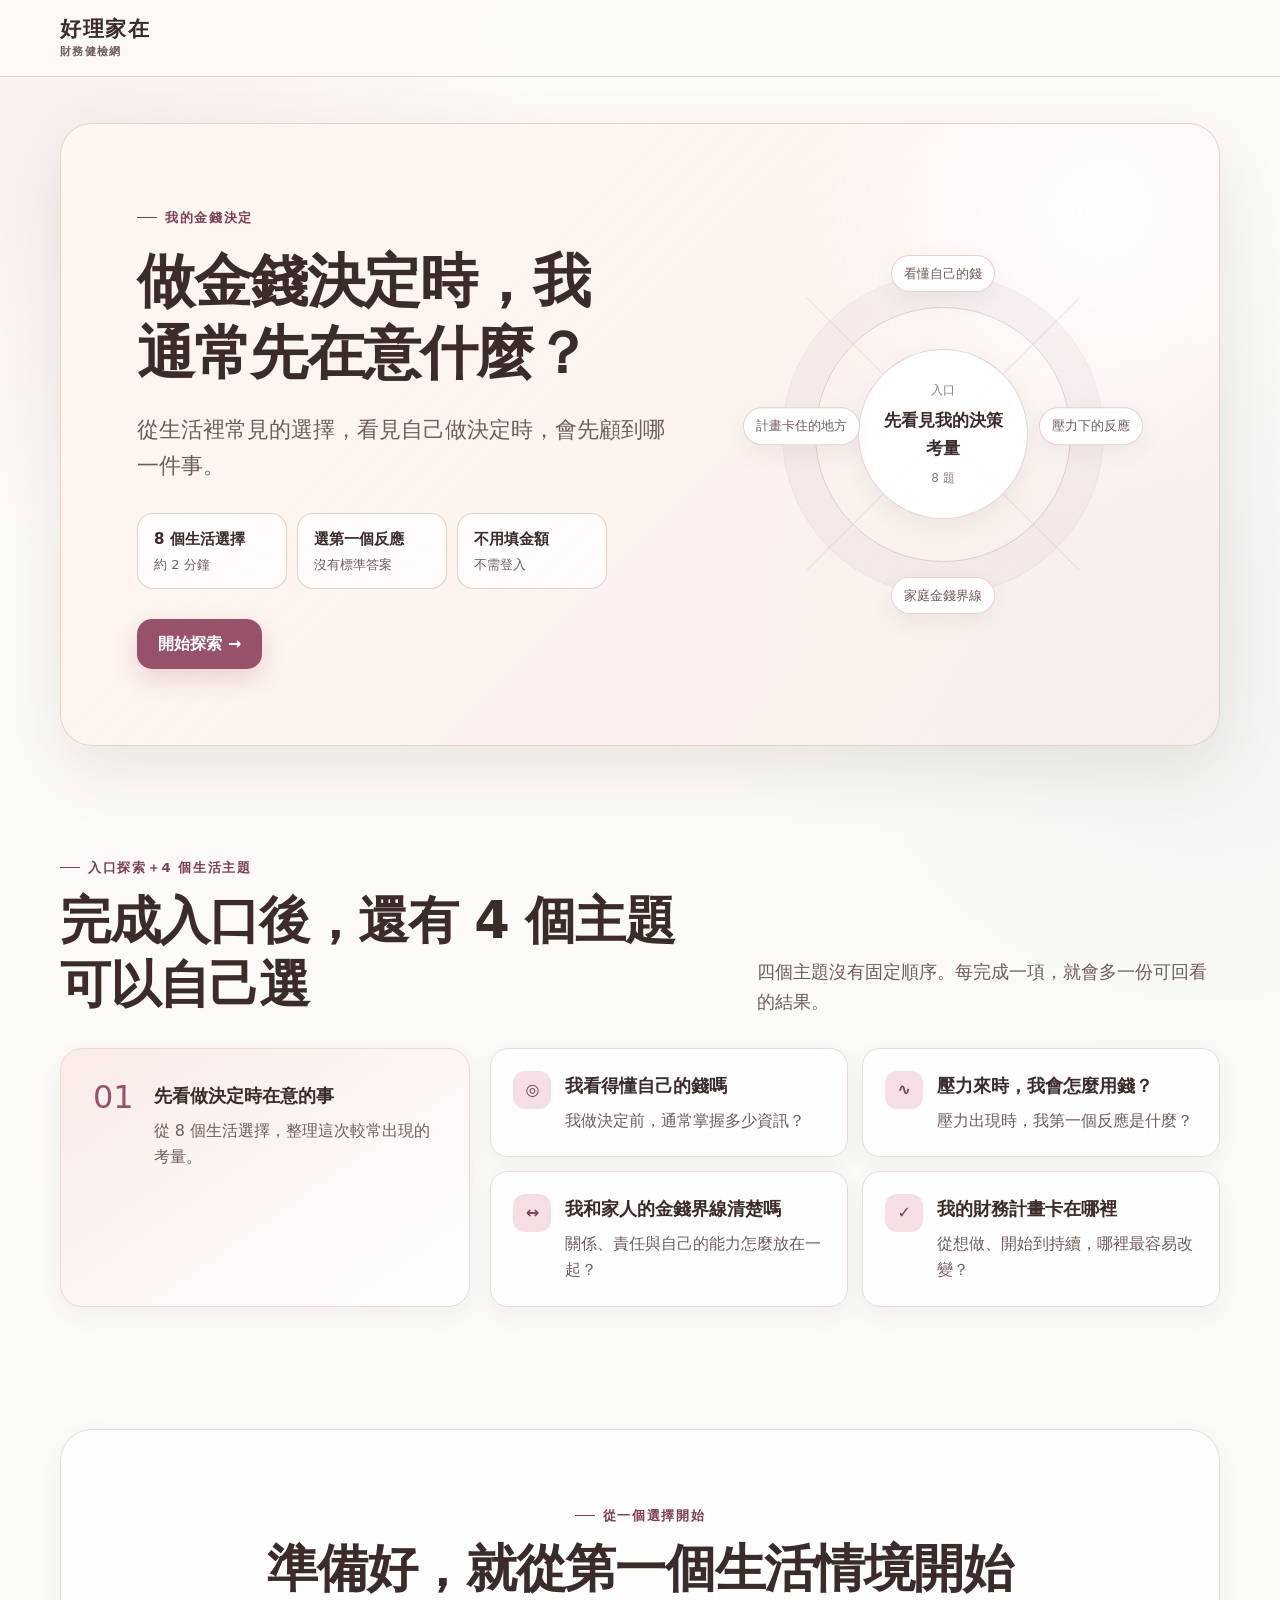
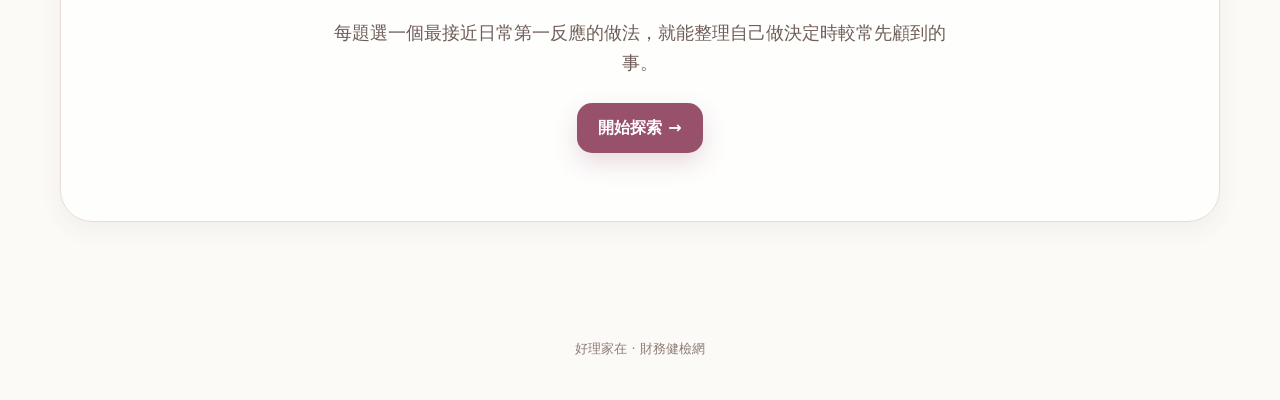
<file: index.html>
<!doctype html>
<html lang="zh-Hant-TW">
<head>
  <meta charset="utf-8">
  <meta name="viewport" content="width=device-width, initial-scale=1">
  <meta name="robots" content="noindex,nofollow,noarchive">
  <title>做金錢決定時，我通常先在意什麼？｜好理家在</title>
  <meta name="description" content="用 8 個生活選擇，看見自己做金錢決定時通常先在意什麼，再依需要選擇延伸探索。">
  <link rel="icon" href="./assets/favicon.svg" type="image/svg+xml">
  <link rel="stylesheet" href="./styles.css?v=20260923-v11-7">
  <script type="module" src="./app.mjs?v=20260923-v11-7"></script>
</head>
<body data-page="landing">
  <a class="skip-link" href="#main">跳到主要內容</a>
  <header class="site-header">
    <div class="site-header-inner">
      <a class="wordmark" href="./index.html" aria-label="好理家在，返回檢測說明">好理家在<span>財務健檢網</span></a>
    </div>
  </header>

  <main id="main" class="shell landing-shell">
    <section class="hero landing-hero" aria-labelledby="landing-title">
      <div class="hero-copy">
        <span class="eyebrow">我的金錢決定</span>
        <h1 id="landing-title">做金錢決定時，我通常先在意什麼？</h1>
        <p class="lead">從生活裡常見的選擇，看見自己做決定時，會先顧到哪一件事。</p>
        <ul class="fact-row" aria-label="入口檢測資訊">
          <li><strong>8 個生活選擇</strong><span>約 2 分鐘</span></li>
          <li><strong>選第一個反應</strong><span>沒有標準答案</span></li>
          <li><strong>不用填金額</strong><span>不需登入</span></li>
        </ul>
        <div class="cta-row">
          <a id="start-link" class="button button-primary" href="./assessment.html?assessment=entry">開始探索 <span aria-hidden="true">→</span></a>
        </div>
      </div>

      <div class="decision-compass" aria-label="從一個入口開始，再依需要選擇四個主題">
        <div class="compass-center">
          <span>入口</span>
          <strong>先看見我的決策考量</strong>
          <small>8 題</small>
        </div>
        <div class="compass-ring" aria-hidden="true"></div>
        <span class="compass-point point-one">看懂自己的錢</span>
        <span class="compass-point point-two">壓力下的反應</span>
        <span class="compass-point point-three">家庭金錢界線</span>
        <span class="compass-point point-four">計畫卡住的地方</span>
      </div>
    </section>

    <section class="explore-section" aria-labelledby="explore-title">
      <div class="section-intro">
        <div>
          <span class="eyebrow">入口探索＋4 個生活主題</span>
          <h2 id="explore-title">完成入口後，還有 4 個主題可以自己選</h2>
        </div>
        <p>四個主題沒有固定順序。每完成一項，就會多一份可回看的結果。</p>
      </div>

      <div class="journey-map">
        <article class="journey-entry">
          <span class="journey-number">01</span>
          <div><strong>先看做決定時在意的事</strong><p>從 8 個生活選擇，整理這次較常出現的考量。</p></div>
        </article>
        <div class="journey-branches" aria-label="可選的四個延伸主題">
          <article><span aria-hidden="true">◎</span><div><strong>我看得懂自己的錢嗎</strong><p>我做決定前，通常掌握多少資訊？</p></div></article>
          <article><span aria-hidden="true">∿</span><div><strong>壓力來時，我會怎麼用錢？</strong><p>壓力出現時，我第一個反應是什麼？</p></div></article>
          <article><span aria-hidden="true">↔</span><div><strong>我和家人的金錢界線清楚嗎</strong><p>關係、責任與自己的能力怎麼放在一起？</p></div></article>
          <article><span aria-hidden="true">✓</span><div><strong>我的財務計畫卡在哪裡</strong><p>從想做、開始到持續，哪裡最容易改變？</p></div></article>
        </div>
      </div>
    </section>

    <section class="landing-close" aria-labelledby="close-title">
      <span class="eyebrow">從一個選擇開始</span>
      <h2 id="close-title">準備好，就從第一個生活情境開始</h2>
      <p>每題選一個最接近日常第一反應的做法，就能整理自己做決定時較常先顧到的事。</p>
      <a class="button button-primary" href="./assessment.html?assessment=entry">開始探索 <span aria-hidden="true">→</span></a>
    </section>
  </main>
  <footer class="site-footer">好理家在 · 財務健檢網</footer>
</body>
</html>
</file>
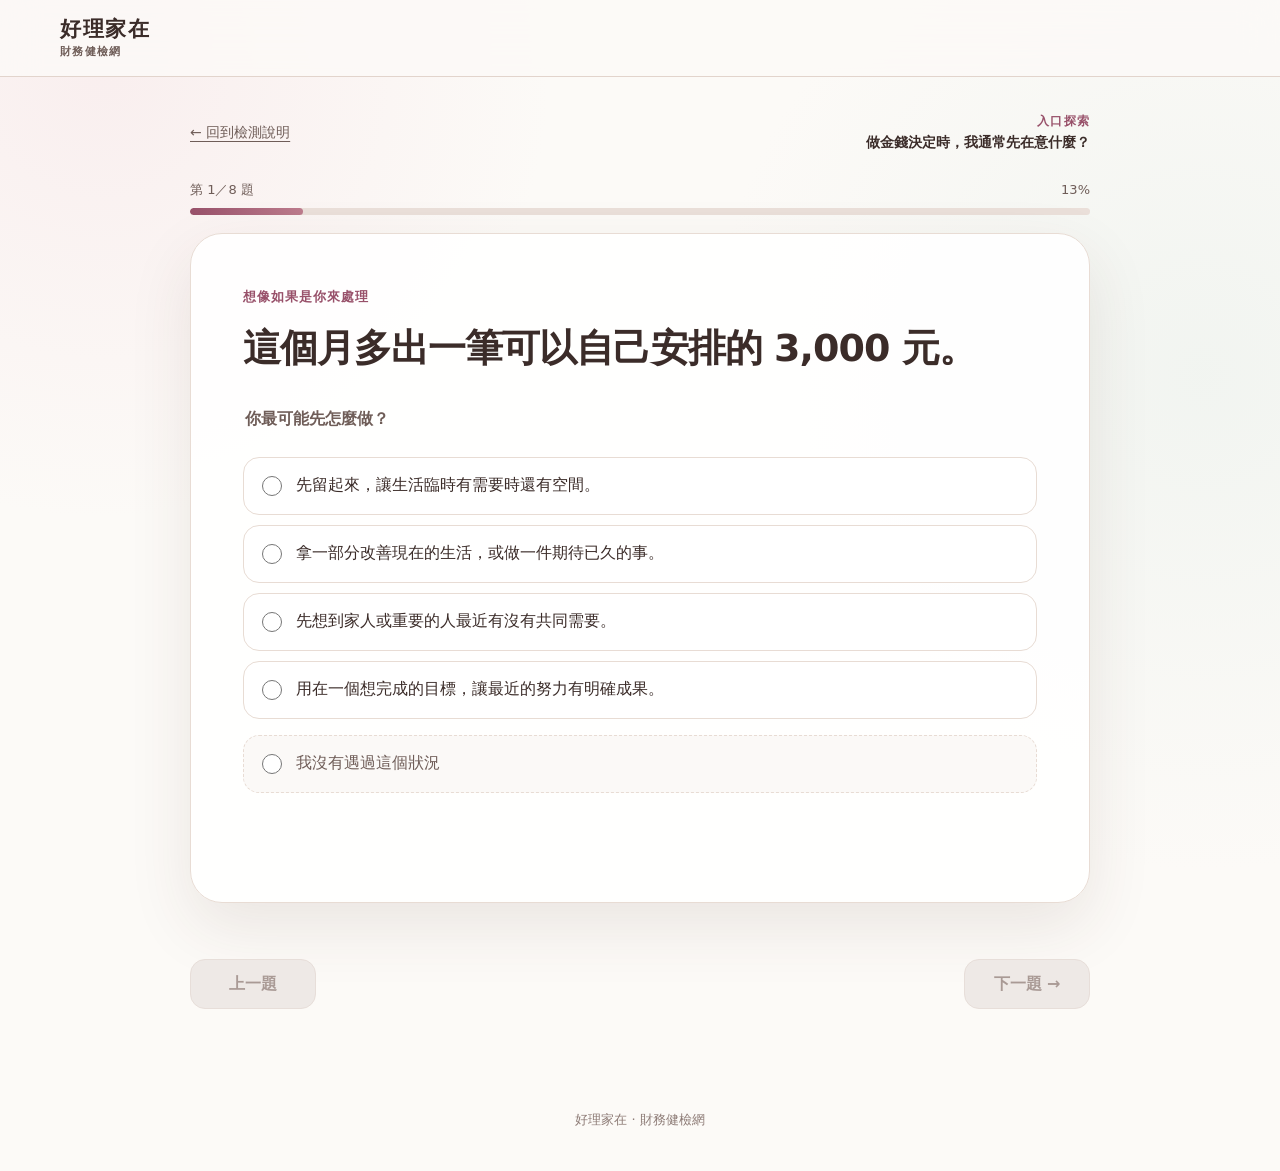
<file: assessment.html>
<!doctype html>
<html lang="zh-Hant-TW">
<head>
  <meta charset="utf-8">
  <meta name="viewport" content="width=device-width, initial-scale=1">
  <meta name="robots" content="noindex,nofollow,noarchive">
  <link rel="icon" href="./assets/favicon.svg" type="image/svg+xml">
  <title>財務決策探索｜好理家在</title>
  <link rel="stylesheet" href="./styles.css?v=20260923-v11-7">
  <script type="module" src="./app.mjs?v=20260923-v11-7"></script>
</head>
<body data-page="assessment">
  <a class="skip-link" href="#main">跳到主要內容</a>
  <header class="site-header"><div class="site-header-inner"><a class="wordmark" href="./index.html" aria-label="好理家在，返回檢測說明">好理家在<span>財務健檢網</span></a></div></header>
  <main id="main" class="question-shell">
    <div class="question-top">
      <a href="./index.html" class="back-link">← 回到檢測說明</a>
      <div class="assessment-context"><span id="assessment-kind">入口探索</span><strong id="assessment-name">做金錢決定時，我通常先在意什麼？</strong></div>
    </div>
    <div class="progress-caption"><span id="progress-text">第 1／8 題</span><span id="progress-percent">13%</span></div>
    <progress id="progress" value="1" max="8" aria-label="目前第 1／8 題">1／8</progress>
    <div id="question-panel" class="question-panel" aria-live="polite" aria-atomic="true"></div>
    <p id="question-message" class="form-message" role="status" aria-live="polite"></p>
    <div class="question-actions"><button id="previous" class="button button-secondary" type="button">上一題</button><button id="next" class="button button-primary" type="button">下一題 →</button></div>
  </main>
  <footer class="site-footer">好理家在 · 財務健檢網</footer>
</body>
</html>
</file>
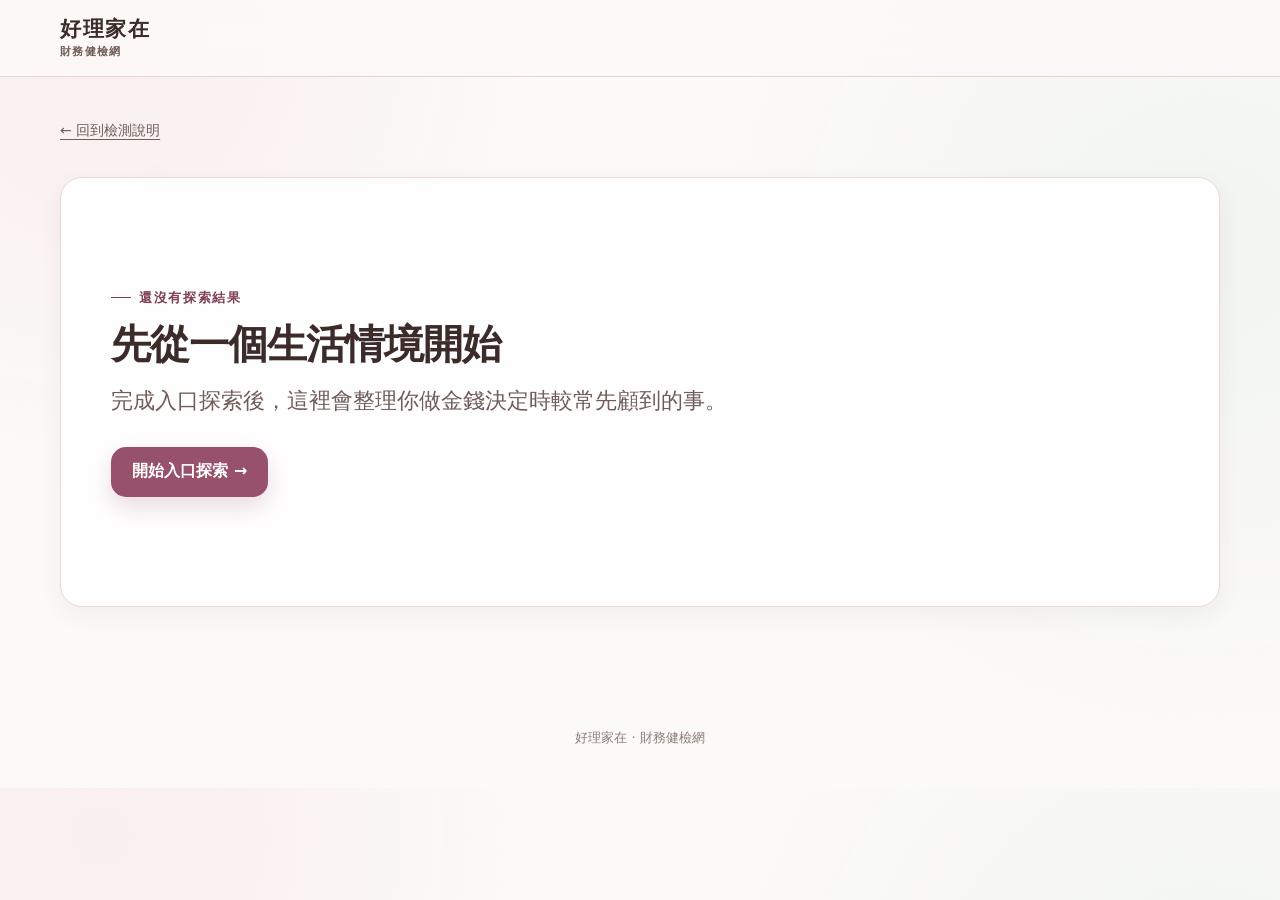
<file: result.html>
<!doctype html>
<html lang="zh-Hant-TW">
<head>
  <meta charset="utf-8">
  <meta name="viewport" content="width=device-width, initial-scale=1">
  <meta name="robots" content="noindex,nofollow,noarchive">
  <link rel="icon" href="./assets/favicon.svg" type="image/svg+xml">
  <title>我的財務決策整理｜好理家在</title>
  <link rel="stylesheet" href="./styles.css?v=20260923-v11-7">
  <script type="module" src="./app.mjs?v=20260923-v11-7"></script>
</head>
<body data-page="result">
  <a class="skip-link" href="#main">跳到主要內容</a>
  <header class="site-header"><div class="site-header-inner"><a class="wordmark" href="./index.html" aria-label="好理家在，返回檢測說明">好理家在<span>財務健檢網</span></a></div></header>
  <main id="main" class="shell result-shell">
    <div class="question-top"><a id="result-back-link" href="./index.html" class="back-link">← 回到檢測說明</a></div>
    <div id="result-root" aria-live="polite"></div>
  </main>
  <footer class="site-footer">好理家在 · 財務健檢網</footer>
</body>
</html>
</file>
<file: styles.css>
:root {
  color-scheme: light;
  --ink: #3b2c29;
  --ink-soft: #6f5d58;
  --ink-faint: #8d7b76;
  --paper: #fcfaf7;
  --surface: #ffffff;
  --surface-warm: #fff6f1;
  --surface-rose: #f9ebe8;
  --line: #e8dcd4;
  --line-strong: #d9c6bb;
  --accent: #98516a;
  --accent-deep: #7e3f56;
  --accent-soft: #f5dfe3;
  --sage: #5d746b;
  --sage-soft: #e7efea;
  --gold: #a16e2d;
  --gold-soft: #f7ecd8;
  --shadow-sm: 0 8px 24px rgba(74, 48, 40, 0.06);
  --shadow-lg: 0 24px 64px rgba(74, 48, 40, 0.1);
  --radius-sm: 14px;
  --radius-md: 22px;
  --radius-lg: 32px;
  --content: 1160px;
  --ease: cubic-bezier(.2, .75, .25, 1);
  font-family: "Noto Sans TC", "PingFang TC", "Microsoft JhengHei", system-ui, sans-serif;
}

* { box-sizing: border-box; }

html { scroll-behavior: smooth; }

body {
  margin: 0;
  min-width: 320px;
  color: var(--ink);
  background:
    radial-gradient(circle at 8% 6%, rgba(245, 223, 227, .42), transparent 28rem),
    radial-gradient(circle at 94% 32%, rgba(231, 239, 234, .5), transparent 31rem),
    var(--paper);
  font-size: 16px;
  line-height: 1.65;
  text-rendering: optimizeLegibility;
}

button, input { font: inherit; }

a { color: inherit; }

img, svg { max-width: 100%; }

.skip-link {
  position: fixed;
  z-index: 100;
  top: 12px;
  left: 12px;
  padding: 10px 14px;
  color: #fff;
  background: var(--accent-deep);
  border-radius: 10px;
  transform: translateY(-160%);
}

.skip-link:focus { transform: translateY(0); }

:focus-visible {
  outline: 3px solid rgba(152, 81, 106, .34);
  outline-offset: 3px;
}

.site-header {
  position: relative;
  z-index: 10;
  border-bottom: 1px solid rgba(217, 198, 187, .72);
  background: rgba(252, 250, 247, .86);
  backdrop-filter: blur(18px);
}

.site-header-inner {
  width: min(var(--content), calc(100% - 40px));
  min-height: 76px;
  margin: 0 auto;
  display: flex;
  align-items: center;
}

.wordmark {
  display: inline-flex;
  flex-direction: column;
  text-decoration: none;
  font-size: 21px;
  font-weight: 780;
  letter-spacing: .08em;
  line-height: 1.15;
}

.wordmark span {
  margin-top: 5px;
  color: var(--ink-soft);
  font-size: 11px;
  font-weight: 600;
  letter-spacing: .12em;
}

.shell {
  width: min(var(--content), calc(100% - 40px));
  margin: 0 auto;
}

.landing-shell { padding: 46px 0 88px; }

.hero {
  position: relative;
  overflow: hidden;
  border: 1px solid rgba(224, 202, 193, .82);
  border-radius: var(--radius-lg);
  background:
    radial-gradient(circle at 90% 14%, rgba(255, 255, 255, .92), transparent 19rem),
    linear-gradient(135deg, rgba(255, 246, 241, .96), rgba(248, 234, 232, .74));
  box-shadow: var(--shadow-lg);
}

.landing-hero {
  min-height: 590px;
  padding: clamp(36px, 6vw, 76px);
  display: grid;
  grid-template-columns: minmax(0, 1.14fr) minmax(330px, .86fr);
  gap: clamp(38px, 6vw, 76px);
  align-items: center;
}

.hero-copy { min-width: 0; }

.eyebrow,
.section-kicker {
  display: inline-flex;
  align-items: center;
  gap: 8px;
  color: var(--accent-deep);
  font-size: 13px;
  font-weight: 760;
  letter-spacing: .13em;
  text-transform: uppercase;
}

.eyebrow::before,
.section-kicker::before {
  width: 20px;
  height: 1px;
  content: "";
  background: currentColor;
}

h1, h2, h3, p { margin-top: 0; }

h1, h2, h3 {
  letter-spacing: -.025em;
  line-height: 1.25;
}

.landing-hero h1 {
  max-width: 720px;
  margin: 18px 0 22px;
  font-size: clamp(42px, 4.5vw, 58px);
  font-weight: 720;
  text-wrap: balance;
}

.lead {
  max-width: 720px;
  margin-bottom: 28px;
  color: var(--ink-soft);
  font-size: clamp(18px, 2vw, 22px);
  line-height: 1.65;
}

.fact-row {
  display: flex;
  flex-wrap: wrap;
  gap: 10px;
  margin: 0 0 30px;
  padding: 0;
  list-style: none;
}

.fact-row li {
  min-width: 150px;
  padding: 13px 16px;
  border: 1px solid rgba(217, 198, 187, .78);
  border-radius: 16px;
  background: rgba(255, 255, 255, .74);
}

.fact-row strong,
.fact-row span { display: block; }

.fact-row strong { font-size: 15px; }

.fact-row span {
  margin-top: 2px;
  color: var(--ink-soft);
  font-size: 13px;
}

.cta-row {
  display: flex;
  flex-wrap: wrap;
  gap: 12px;
}

.button {
  min-height: 50px;
  padding: 12px 20px;
  display: inline-flex;
  align-items: center;
  justify-content: center;
  gap: 6px;
  border: 1px solid transparent;
  border-radius: 15px;
  cursor: pointer;
  text-decoration: none;
  font-weight: 720;
  line-height: 1.3;
  transition: transform .22s var(--ease), box-shadow .22s var(--ease), background .22s var(--ease), border-color .22s var(--ease);
}

.button:hover:not(:disabled) { transform: translateY(-2px); }

.button-primary {
  color: #fff;
  background: var(--accent);
  box-shadow: 0 10px 24px rgba(152, 81, 106, .2);
}

.button-primary:hover:not(:disabled) { background: var(--accent-deep); }

.button-secondary {
  color: var(--accent-deep);
  border-color: var(--line-strong);
  background: rgba(255, 255, 255, .86);
}

.button-quiet {
  color: var(--ink-soft);
  background: transparent;
}

.button:disabled {
  cursor: not-allowed;
  color: #a99a95;
  border-color: #e7ded9;
  background: #eee9e6;
  box-shadow: none;
}

.decision-compass {
  position: relative;
  width: min(100%, 430px);
  aspect-ratio: 1;
  margin: 0 auto;
  display: grid;
  place-items: center;
}

.compass-ring {
  position: absolute;
  inset: 18%;
  border: 1px solid rgba(152, 81, 106, .24);
  border-radius: 50%;
  box-shadow: 0 0 0 32px rgba(255, 255, 255, .24), 0 0 0 33px rgba(152, 81, 106, .09);
}

.compass-ring::before,
.compass-ring::after {
  position: absolute;
  top: 50%;
  left: 50%;
  width: 152%;
  height: 1px;
  content: "";
  background: rgba(152, 81, 106, .13);
  transform: translate(-50%, -50%) rotate(45deg);
}

.compass-ring::after { transform: translate(-50%, -50%) rotate(-45deg); }

.compass-center {
  position: relative;
  z-index: 2;
  width: 170px;
  min-height: 170px;
  padding: 24px;
  display: flex;
  flex-direction: column;
  align-items: center;
  justify-content: center;
  text-align: center;
  border: 1px solid rgba(152, 81, 106, .25);
  border-radius: 50%;
  background: rgba(255, 255, 255, .94);
  box-shadow: var(--shadow-sm);
}

.compass-center span,
.compass-center small { color: var(--ink-faint); font-size: 12px; }
.compass-center strong { margin: 6px 0; font-size: 17px; }

.compass-point {
  position: absolute;
  z-index: 3;
  max-width: 124px;
  padding: 9px 12px;
  color: var(--ink-soft);
  text-align: center;
  border: 1px solid rgba(217, 198, 187, .76);
  border-radius: 999px;
  background: rgba(255, 255, 255, .92);
  box-shadow: var(--shadow-sm);
  font-size: 13px;
  line-height: 1.35;
}

.point-one { top: 5%; left: 50%; transform: translateX(-50%); }
.point-two { top: 48%; right: 0; transform: translateY(-50%); }
.point-three { bottom: 5%; left: 50%; transform: translateX(-50%); }
.point-four { top: 48%; left: 0; transform: translateY(-50%); }

.explore-section { padding: 104px 0 42px; }

.section-intro {
  margin-bottom: 32px;
  display: grid;
  grid-template-columns: minmax(0, 1fr) minmax(300px, .7fr);
  gap: 36px;
  align-items: end;
}

.section-intro h2,
.landing-close h2 {
  margin: 10px 0 0;
  font-size: clamp(32px, 4vw, 52px);
}

.section-intro > p {
  margin: 0;
  color: var(--ink-soft);
  font-size: 18px;
}

.journey-map {
  display: grid;
  grid-template-columns: .72fr 1.28fr;
  gap: 20px;
}

.journey-entry,
.journey-branches article {
  border: 1px solid var(--line);
  background: rgba(255, 255, 255, .82);
  box-shadow: var(--shadow-sm);
}

.journey-entry {
  padding: 32px;
  display: flex;
  gap: 20px;
  align-items: flex-start;
  border-radius: var(--radius-md);
  background: linear-gradient(145deg, var(--surface-rose), #fff);
}

.journey-number {
  color: var(--accent);
  font-size: 32px;
  font-weight: 300;
  line-height: 1;
}

.journey-entry strong,
.journey-branches strong { font-size: 18px; }

.journey-entry p,
.journey-branches p {
  margin: 7px 0 0;
  color: var(--ink-soft);
}

.journey-branches {
  display: grid;
  grid-template-columns: repeat(2, minmax(0, 1fr));
  gap: 14px;
}

.journey-branches article {
  min-width: 0;
  padding: 22px;
  display: flex;
  gap: 14px;
  border-radius: 18px;
}

.journey-branches article > span {
  width: 38px;
  height: 38px;
  flex: 0 0 38px;
  display: grid;
  place-items: center;
  color: var(--accent-deep);
  border-radius: 12px;
  background: var(--accent-soft);
  font-weight: 800;
}

.landing-close {
  margin-top: 80px;
  padding: clamp(36px, 6vw, 68px);
  text-align: center;
  border: 1px solid var(--line);
  border-radius: var(--radius-lg);
  background: rgba(255, 255, 255, .78);
  box-shadow: var(--shadow-sm);
}

.landing-close .eyebrow { justify-content: center; }
.landing-close p { max-width: 620px; margin: 18px auto 26px; color: var(--ink-soft); font-size: 18px; }

.question-shell {
  width: min(900px, calc(100% - 40px));
  margin: 0 auto;
  padding: 32px 0 72px;
}

.question-top {
  min-height: 48px;
  margin-bottom: 22px;
  display: flex;
  align-items: center;
  justify-content: space-between;
  gap: 24px;
}

.back-link {
  color: var(--ink-soft);
  text-underline-offset: 4px;
  font-size: 14px;
}

.assessment-context {
  min-width: 0;
  display: flex;
  flex-direction: column;
  align-items: flex-end;
  text-align: right;
}

.assessment-context span { color: var(--accent); font-size: 12px; font-weight: 760; letter-spacing: .1em; }
.assessment-context strong { max-width: 580px; overflow: hidden; text-overflow: ellipsis; white-space: nowrap; font-size: 14px; }

.progress-caption {
  margin-bottom: 8px;
  display: flex;
  justify-content: space-between;
  color: var(--ink-soft);
  font-size: 13px;
}

progress {
  width: 100%;
  height: 7px;
  display: block;
  overflow: hidden;
  appearance: none;
  border: 0;
  border-radius: 999px;
  background: #eadfd9;
}

progress::-webkit-progress-bar { background: #eadfd9; }
progress::-webkit-progress-value { border-radius: 999px; background: linear-gradient(90deg, var(--accent), #bd7c8d); transition: width .32s var(--ease); }
progress::-moz-progress-bar { border-radius: 999px; background: linear-gradient(90deg, var(--accent), #bd7c8d); }

.question-panel {
  min-height: 670px;
  margin-top: 18px;
  padding: clamp(28px, 5vw, 52px);
  scroll-margin-top: 18px;
  border: 1px solid var(--line);
  border-radius: var(--radius-lg);
  background: rgba(255, 255, 255, .93);
  box-shadow: var(--shadow-lg);
}

.question-kicker {
  margin-bottom: 12px;
  color: var(--accent);
  font-size: 13px;
  font-weight: 760;
  letter-spacing: .08em;
}

.scenario-title {
  max-width: 760px;
  margin-bottom: 30px;
  font-size: clamp(26px, 3.8vw, 38px);
  font-weight: 690;
  line-height: 1.48;
}

.answer-set {
  margin: 0;
  padding: 0;
  border: 0;
}

.answer-set legend {
  width: 100%;
  margin-bottom: 14px;
  color: var(--ink-soft);
  font-weight: 650;
}

.answer-option {
  position: relative;
  min-height: 58px;
  margin-top: 10px;
  padding: 14px 18px 14px 52px;
  display: flex;
  align-items: center;
  border: 1px solid var(--line);
  border-radius: 16px;
  cursor: pointer;
  background: var(--surface);
  transition: border-color .18s var(--ease), background .18s var(--ease), transform .18s var(--ease), box-shadow .18s var(--ease);
}

.answer-option:hover {
  border-color: #cbaeb7;
  box-shadow: 0 8px 20px rgba(74, 48, 40, .06);
  transform: translateY(-1px);
}

.answer-option input {
  position: absolute;
  left: 18px;
  width: 20px;
  height: 20px;
  margin: 0;
  accent-color: var(--accent);
}

.answer-option:has(input:checked) {
  color: var(--accent-deep);
  border-color: var(--accent);
  background: #fff7f8;
  box-shadow: 0 0 0 3px rgba(152, 81, 106, .1);
}

.answer-option-skip {
  margin-top: 16px;
  color: var(--ink-soft);
  border-style: dashed;
  background: #fbf9f7;
}

.answer-copy { min-width: 0; overflow-wrap: anywhere; }

.form-message {
  min-height: 28px;
  margin: 12px 4px 0;
  color: #a23f4e;
  font-weight: 650;
}

.question-actions {
  margin-top: 16px;
  display: flex;
  justify-content: space-between;
  gap: 12px;
}

.question-actions .button { min-width: 126px; }

.result-shell { padding: 30px 0 92px; }

.result-hero {
  min-height: 470px;
  padding: clamp(34px, 6vw, 72px);
  display: grid;
  grid-template-columns: minmax(0, 1.1fr) minmax(240px, .6fr);
  gap: 48px;
  align-items: center;
  border: 1px solid rgba(224, 202, 193, .82);
  border-radius: var(--radius-lg);
  background:
    radial-gradient(circle at 82% 20%, rgba(255, 255, 255, .95), transparent 21rem),
    linear-gradient(140deg, #fff4ef, #f6e4e7);
  box-shadow: var(--shadow-lg);
}

.result-label {
  margin: 24px 0 8px;
  color: var(--ink-soft);
  font-size: 14px;
}

.result-hero h1 {
  margin-bottom: 18px;
  font-size: clamp(38px, 5.5vw, 66px);
}

.overview-hero {
  min-height: 330px;
  padding: clamp(36px, 6vw, 72px);
  display: flex;
  flex-direction: column;
  justify-content: center;
  border: 1px solid rgba(224, 202, 193, .82);
  border-radius: var(--radius-lg);
  background: linear-gradient(140deg, #fff4ef, #f4e9e7 58%, #eef4ef);
  box-shadow: var(--shadow-lg);
}

.overview-hero h1 {
  max-width: 820px;
  margin: 18px 0;
  font-size: clamp(40px, 5.5vw, 64px);
}

.overview-hero .lead { margin-bottom: 0; }

.result-orbit {
  position: relative;
  width: min(100%, 280px);
  aspect-ratio: 1;
  margin: 0 auto;
  display: grid;
  place-items: center;
  border: 1px solid rgba(152, 81, 106, .2);
  border-radius: 50%;
  box-shadow: inset 0 0 0 34px rgba(255, 255, 255, .26), 0 18px 48px rgba(152, 81, 106, .12);
}

.result-orbit::before,
.result-orbit::after {
  position: absolute;
  inset: 17%;
  content: "";
  border: 1px solid rgba(152, 81, 106, .2);
  border-radius: 50%;
}

.result-orbit::after { inset: 34%; }

.orbit-core {
  position: relative;
  z-index: 2;
  width: 72px;
  height: 72px;
  display: grid;
  place-items: center;
  color: #fff;
  border-radius: 50%;
  background: var(--accent);
  font-size: 22px;
  font-weight: 760;
}

.result-orbit i {
  position: absolute;
  width: 16px;
  height: 16px;
  border: 4px solid #fff;
  border-radius: 50%;
  background: var(--sage);
  box-shadow: 0 4px 12px rgba(74, 48, 40, .16);
}

.result-orbit i:nth-of-type(1) { top: 13%; left: 50%; }
.result-orbit i:nth-of-type(2) { right: 10%; bottom: 31%; background: var(--gold); }
.result-orbit i:nth-of-type(3) { bottom: 13%; left: 26%; background: var(--accent); }

.result-section,
.tool-disclosure,
.safety-note,
.empty-result {
  margin-top: 22px;
  padding: clamp(28px, 4.5vw, 50px);
  border: 1px solid var(--line);
  border-radius: var(--radius-md);
  background: rgba(255, 255, 255, .9);
  box-shadow: var(--shadow-sm);
}

.result-section h2,
.tool-disclosure h2,
.empty-result h1 {
  max-width: 820px;
  margin: 10px 0 14px;
  font-size: clamp(27px, 3.6vw, 40px);
}

.support-copy,
.path-copy,
.tool-bridge {
  max-width: 820px;
  color: var(--ink-soft);
  font-size: 17px;
}

.evidence-list {
  margin-top: 24px;
  display: grid;
  grid-template-columns: repeat(3, minmax(0, 1fr));
  gap: 14px;
}

.evidence-card {
  min-width: 0;
  padding: 20px;
  border: 1px solid var(--line);
  border-radius: 16px;
  background: var(--surface-warm);
}

.evidence-label,
.tool-label,
.step-time {
  display: inline-flex;
  margin-bottom: 10px;
  color: var(--accent-deep);
  font-size: 13px;
  font-weight: 760;
  letter-spacing: .06em;
}

.evidence-card p { margin: 0; }

.analysis-section { background: linear-gradient(145deg, #fff, var(--surface-warm)); }

.overview-entry-result {
  overflow: hidden;
  background:
    radial-gradient(circle at 92% 6%, rgba(222, 238, 227, .72), transparent 18rem),
    linear-gradient(145deg, #fff, #fff7f5);
}

.overview-entry-heading {
  max-width: 880px;
}

.overview-entry-heading h2 {
  margin-top: 12px;
}

.entry-type-summary {
  margin: 18px 0 10px;
  display: flex;
  flex-wrap: wrap;
  gap: 10px;
}

.entry-type-item {
  min-width: 0;
  padding: 10px 14px;
  display: inline-flex;
  flex-wrap: wrap;
  align-items: baseline;
  gap: 5px 9px;
  color: var(--accent-deep);
  border: 1px solid #ddc2c9;
  border-radius: 14px;
  background: var(--accent-soft);
}

.entry-type-item span {
  font-size: 12px;
  font-weight: 720;
}

.entry-type-item strong {
  overflow-wrap: anywhere;
  font-size: 16px;
}

.entry-type-item-secondary {
  color: var(--sage);
  border-color: #c8d6cd;
  background: var(--sage-soft);
}

.entry-type-item-open {
  color: var(--ink-soft);
  border-color: var(--line);
  background: var(--surface-warm);
}

.overview-entry-heading .lead {
  margin-bottom: 0;
}

.overview-entry-analysis {
  margin-top: 34px;
  padding-top: 30px;
  border-top: 1px solid var(--line);
}

.overview-entry-analysis > h3 {
  max-width: 820px;
  margin: 0 0 12px;
  font-size: clamp(23px, 2.7vw, 30px);
}

.overview-entry-actions {
  margin-top: 26px;
  display: flex;
  flex-wrap: wrap;
  gap: 10px;
}

.analysis-branches {
  margin-top: 28px;
  display: grid;
  gap: 22px;
}

.analysis-branch {
  padding: clamp(20px, 3.5vw, 32px);
  border: 1px solid var(--line);
  border-radius: 20px;
  background: rgba(255, 255, 255, .9);
}

.analysis-branch-label,
.analysis-node-label {
  display: inline-flex;
  color: var(--accent-deep);
  font-size: 13px;
  font-weight: 780;
  letter-spacing: .04em;
}

.analysis-branch > h3 {
  margin: 8px 0 20px;
  font-size: clamp(22px, 2.5vw, 29px);
}

.analysis-path {
  display: grid;
  grid-template-columns: minmax(0, 1fr) 38px minmax(0, 1fr) 38px minmax(0, 1fr);
  align-items: stretch;
}

.analysis-path-open { margin-top: 28px; }

.analysis-node {
  min-width: 0;
  min-height: 160px;
  padding: 22px;
  display: flex;
  flex-direction: column;
  justify-content: center;
  border: 1px solid var(--line);
  border-radius: 18px;
  background: #fff;
}

.analysis-node-action { border-color: #ddc2c9; background: var(--accent-soft); }
.analysis-node-help { border-color: #c8d6cd; background: var(--sage-soft); }
.analysis-node-watch { border-color: #e5d4ab; background: var(--gold-soft); }

.analysis-node p {
  margin: 12px 0 0;
  color: var(--ink);
  font-size: 17px;
  font-weight: 650;
}

.analysis-connector { position: relative; min-height: 28px; }
.analysis-connector::before {
  position: absolute;
  top: 50%;
  right: 0;
  left: 0;
  height: 1px;
  content: "";
  background: var(--line-strong);
}
.analysis-connector::after {
  position: absolute;
  top: calc(50% - 4px);
  left: calc(50% - 4px);
  width: 8px;
  height: 8px;
  content: "";
  border-radius: 50%;
  background: var(--accent);
}

.analysis-narrative {
  margin-top: 20px;
  padding: 20px 22px;
  border-left: 4px solid var(--sage);
  border-radius: 0 14px 14px 0;
  background: #f8faf8;
}

.analysis-narrative h4 { margin: 0 0 8px; font-size: 17px; }
.analysis-narrative p { margin: 0; color: var(--ink-soft); }

.insight-subheading {
  margin: 34px 0 0;
  padding-top: 28px;
  border-top: 1px solid var(--line);
  font-size: 21px;
}

.focus-options {
  margin: 22px 0 12px;
  display: flex;
  flex-wrap: wrap;
  gap: 10px;
}

.focus-button {
  min-height: 48px;
  padding: 10px 16px;
  color: var(--ink);
  border: 1px solid var(--line-strong);
  border-radius: 999px;
  cursor: pointer;
  background: #fff;
  font-weight: 650;
}

.focus-button[aria-pressed="true"] {
  color: #fff;
  border-color: var(--accent);
  background: var(--accent);
}

.next-topic-section { background: linear-gradient(145deg, #fff, #fff8f4); }

.topic-grid {
  margin-top: 18px;
  display: grid;
  grid-template-columns: repeat(2, minmax(0, 1fr));
  gap: 14px;
}

.topic-grid-featured { margin-top: 26px; }

.topic-card {
  min-width: 0;
  padding: 22px;
  border: 1px solid var(--line);
  border-radius: 18px;
  background: #fff;
}

.topic-card-recommended {
  border-color: #ccacb6;
  background: linear-gradient(145deg, #fff, #fff5f7);
  box-shadow: 0 12px 32px rgba(152, 81, 106, .09);
}

.topic-card-top { margin-bottom: 16px; display: flex; align-items: center; justify-content: space-between; gap: 12px; }
.topic-icon { width: 40px; height: 40px; display: grid; place-items: center; color: var(--accent-deep); border-radius: 12px; background: var(--accent-soft); font-weight: 800; }
.topic-duration { color: var(--ink-faint); font-size: 12px; }
.topic-card h3 { margin-bottom: 8px; font-size: 21px; }
.topic-card p { min-height: 52px; color: var(--ink-soft); }
.topic-card .button { width: 100%; }

.completion-synthesis {
  overflow: hidden;
  background:
    radial-gradient(circle at 92% 4%, rgba(222, 238, 227, .8), transparent 19rem),
    linear-gradient(145deg, #fff, #fff8f4);
}

.completion-heading {
  display: grid;
  grid-template-columns: auto minmax(0, 1fr);
  gap: 28px;
  align-items: center;
}

.completion-mark {
  position: relative;
  width: 112px;
  height: 112px;
  display: grid;
  place-items: center;
}

.completion-mark strong {
  position: relative;
  z-index: 2;
  width: 62px;
  height: 62px;
  display: grid;
  place-items: center;
  color: #fff;
  border-radius: 50%;
  background: var(--sage);
  font-size: 28px;
  box-shadow: 0 12px 30px rgba(93, 116, 107, .24);
}

.completion-mark i {
  position: absolute;
  top: 2px;
  left: 50px;
  width: 13px;
  height: 13px;
  border: 3px solid #fff;
  border-radius: 50%;
  background: var(--accent);
  transform-origin: 6px 54px;
}
.completion-mark i:nth-of-type(2) { transform: rotate(72deg); background: var(--gold); }
.completion-mark i:nth-of-type(3) { transform: rotate(144deg); background: var(--sage); }
.completion-mark i:nth-of-type(4) { transform: rotate(216deg); background: var(--accent); }
.completion-mark i:nth-of-type(5) { transform: rotate(288deg); background: var(--gold); }

.completion-subheading {
  margin: 46px 0 20px;
  text-align: center;
  font-size: clamp(24px, 3vw, 34px);
}

.decision-map {
  position: relative;
  max-width: 980px;
  margin: 0 auto;
  padding: 24px;
  display: grid;
  grid-template-columns: repeat(3, minmax(0, 1fr));
  grid-template-rows: repeat(3, minmax(136px, auto));
  gap: 28px;
  align-items: stretch;
}

.decision-map::before,
.decision-map::after {
  position: absolute;
  z-index: 0;
  content: "";
  background: #d8c8c1;
}
.decision-map::before { top: 17%; bottom: 17%; left: 50%; width: 1px; }
.decision-map::after { top: 50%; right: 17%; left: 17%; height: 1px; }

.decision-map-node {
  position: relative;
  z-index: 1;
  min-width: 0;
  min-height: 136px;
  padding: 18px;
  display: flex;
  flex-direction: column;
  justify-content: center;
  color: var(--ink);
  text-decoration: none;
  border: 1px solid var(--line-strong);
  border-radius: 18px;
  background: rgba(255, 255, 255, .96);
  box-shadow: 0 10px 28px rgba(74, 48, 40, .08);
}

a.decision-map-node:hover,
a.decision-map-node:focus-visible {
  border-color: var(--accent);
  transform: translateY(-2px);
}

.decision-map-node-entry { grid-column: 2; grid-row: 2; border-color: #cbaeb7; background: #fff5f7; }
.decision-map-node-clarity { grid-column: 2; grid-row: 1; }
.decision-map-node-pressure { grid-column: 1; grid-row: 2; }
.decision-map-node-family { grid-column: 3; grid-row: 2; }
.decision-map-node-plan { grid-column: 2; grid-row: 3; }

.decision-map-icon {
  width: 34px;
  height: 34px;
  margin-bottom: 12px;
  display: grid;
  place-items: center;
  color: var(--accent-deep);
  border-radius: 11px;
  background: var(--accent-soft);
  font-weight: 800;
}
.decision-map-topic { color: var(--ink-faint); font-size: 13px; font-weight: 720; }
.decision-map-node strong { margin-top: 5px; line-height: 1.45; }
.decision-map-note { margin: 8px auto 0; color: var(--ink-faint); text-align: center; font-size: 14px; }

.combined-analysis,
.completion-tools {
  max-width: 920px;
  margin: 38px auto 0;
  padding: clamp(22px, 3.5vw, 32px);
  border: 1px solid var(--line);
  border-radius: 20px;
  background: rgba(255, 255, 255, .9);
}
.combined-analysis h3,
.completion-tools h3 { margin-bottom: 14px; font-size: clamp(23px, 2.7vw, 30px); }
.combined-analysis p { max-width: 820px; color: var(--ink-soft); }
.synthesis-lead { margin-bottom: 24px; font-size: clamp(17px, 2vw, 20px); line-height: 1.8; }
.combined-boundary { margin-bottom: 0; padding-top: 14px; border-top: 1px solid var(--line); font-size: 14px; }

.synthesis-connection-grid,
.synthesis-balance-grid {
  margin-top: 20px;
  display: grid;
  grid-template-columns: repeat(2, minmax(0, 1fr));
  gap: 14px;
}

.synthesis-connection-card,
.synthesis-balance-card {
  min-width: 0;
  padding: 20px;
  border: 1px solid var(--line);
  border-radius: 16px;
  background: var(--surface-warm);
}

.synthesis-connection-card h4,
.synthesis-balance-card h4,
.synthesis-next-step h4 { margin: 8px 0 10px; font-size: 19px; }
.synthesis-connection-card p,
.synthesis-balance-card p,
.synthesis-next-step p { margin: 0; color: var(--ink-soft); }
.synthesis-index,
.synthesis-card-icon {
  display: inline-grid;
  min-width: 32px;
  min-height: 32px;
  place-items: center;
  color: var(--accent-deep);
  border-radius: 10px;
  background: var(--accent-soft);
  font-size: 13px;
  font-weight: 800;
}
.synthesis-balance-card-strength { border-color: #c7d7cb; background: var(--sage-soft); }
.synthesis-balance-card-strength .synthesis-card-icon { color: var(--sage); background: #fff; }
.synthesis-balance-card-watch { border-color: #ead4bd; background: var(--gold-soft); }
.synthesis-balance-card-watch .synthesis-card-icon { color: #8b6945; background: #fff; }
.synthesis-next-step {
  margin: 20px 0;
  padding: 22px;
  border: 1px solid #cbaeb7;
  border-radius: 16px;
  background: #fff6f8;
}

.completion-tools {
  background: linear-gradient(145deg, #fff, var(--surface-warm));
}
.completion-tool-grid { margin-top: 20px; }
.completion-tool-note { margin: 16px 0 0; }

.exploration-progress {
  background: linear-gradient(145deg, rgba(255, 255, 255, .98), #fff8f4);
}

.exploration-progress-header {
  display: grid;
  grid-template-columns: minmax(0, 1fr) minmax(220px, .34fr);
  gap: 28px;
  align-items: end;
}

.exploration-meter {
  padding: 18px;
  border: 1px solid var(--line);
  border-radius: 16px;
  background: rgba(255, 255, 255, .84);
}

.exploration-meter strong {
  display: block;
  margin-bottom: 12px;
  font-size: 15px;
}

.exploration-meter-segments {
  display: grid;
  grid-template-columns: repeat(5, 1fr);
  gap: 7px;
}

.exploration-meter-segments i {
  height: 7px;
  border-radius: 999px;
  background: #e7ddd7;
}

.exploration-meter-segments i.is-complete { background: var(--sage); }

.exploration-grid {
  margin-top: 28px;
  display: grid;
  grid-template-columns: repeat(2, minmax(0, 1fr));
  gap: 16px;
}

.exploration-card {
  min-width: 0;
  padding: 22px;
  display: flex;
  flex-direction: column;
  border: 1px solid var(--line);
  border-radius: 18px;
  background: #fff;
}

.exploration-card-entry {
  grid-column: 1 / -1;
  background: linear-gradient(145deg, var(--surface-rose), #fff);
}

.exploration-card-complete { border-color: #b8c9bf; }

.exploration-card-recommended {
  border-color: #cbaeb7;
  box-shadow: 0 12px 32px rgba(152, 81, 106, .09);
}

.exploration-card-top {
  margin-bottom: 16px;
  display: flex;
  align-items: center;
  justify-content: space-between;
  gap: 12px;
}

.exploration-card-identity {
  display: flex;
  align-items: center;
  gap: 10px;
}

.exploration-status,
.recommendation-label {
  display: inline-flex;
  width: fit-content;
  padding: 6px 10px;
  border-radius: 999px;
  color: var(--ink-faint);
  background: #f2eeeb;
  font-size: 12px;
  font-weight: 760;
}

.exploration-status.is-complete {
  color: var(--sage);
  background: var(--sage-soft);
}

.exploration-card h3 { margin-bottom: 8px; font-size: 21px; }

.exploration-description {
  flex: 1;
  margin-bottom: 18px;
  color: var(--ink-soft);
}

.recommendation-label {
  margin-bottom: 8px;
  color: var(--accent-deep);
  background: var(--accent-soft);
}

.recommendation-question {
  margin-bottom: 18px;
  color: var(--accent-deep);
  font-weight: 650;
}

.exploration-result {
  margin-top: auto;
  padding: 14px 16px;
  border-radius: 14px;
  background: var(--sage-soft);
}

.exploration-result span,
.exploration-result strong { display: block; }

.exploration-result span { color: var(--ink-faint); font-size: 12px; }

.exploration-result strong { margin-top: 3px; color: var(--sage); }

.exploration-actions {
  margin-top: 14px;
  display: flex;
  flex-wrap: wrap;
  gap: 8px;
}

.exploration-actions .button {
  min-height: 44px;
  padding: 10px 14px;
  flex: 1 1 150px;
  font-size: 14px;
}

details > summary {
  min-height: 50px;
  padding: 13px 16px;
  display: flex;
  align-items: center;
  justify-content: space-between;
  gap: 16px;
  color: var(--accent-deep);
  cursor: pointer;
  border: 1px solid var(--line-strong);
  border-radius: 14px;
  background: rgba(255, 255, 255, .8);
  font-weight: 720;
  list-style: none;
}

details > summary::-webkit-details-marker { display: none; }
details > summary::after { content: "+"; font-size: 22px; font-weight: 400; }
details[open] > summary::after { content: "−"; }

.more-topics { margin-top: 24px; }
.more-topics[open] > summary { border-color: var(--accent-soft); background: #fff5f7; }

.focus-chooser { background: linear-gradient(135deg, #fff, var(--gold-soft)); }
.focus-result:empty::before { display: block; padding: 24px; color: var(--ink-faint); text-align: center; content: "選一個方向後，這裡會出現對應的小步驟與工具。"; }
.small-step-section { position: relative; overflow: hidden; background: linear-gradient(135deg, #fff, var(--sage-soft)); }
.small-step-section::after { position: absolute; right: -35px; bottom: -70px; width: 190px; height: 190px; content: ""; border: 28px solid rgba(93, 116, 107, .08); border-radius: 50%; }
.step-time { position: relative; z-index: 1; padding: 7px 11px; border-radius: 999px; background: #fff; }
.step-action { position: relative; z-index: 1; max-width: 820px; margin: 14px 0; font-size: clamp(20px, 2.6vw, 28px); font-weight: 680; }

.tool-disclosure { padding: 0; overflow: hidden; }
.tool-disclosure > summary { min-height: 74px; padding: 20px clamp(24px, 4vw, 44px); border: 0; border-radius: 0; background: #fff; font-size: 19px; }
.tool-disclosure[open] > summary { border-bottom: 1px solid var(--line); background: var(--surface-warm); }
.tool-disclosure-inner { padding: clamp(26px, 4.5vw, 48px); }
.privacy-note { margin: 0 0 24px; color: var(--ink-faint); font-size: 13px; }

.tool-grid {
  display: grid;
  grid-template-columns: repeat(3, minmax(0, 1fr));
  gap: 14px;
}

.tool-card {
  min-width: 0;
  padding: 22px;
  display: flex;
  flex-direction: column;
  border: 1px solid var(--line);
  border-radius: 18px;
  background: #fff;
}

.tool-card-primary { border-color: #cbaeb7; background: #fff6f8; }
.tool-context {
  display: block;
  margin-bottom: 8px;
  color: var(--ink-faint);
  font-size: 12px;
  font-weight: 720;
  letter-spacing: .04em;
}
.tool-card h3 { margin-bottom: 8px; font-size: 21px; }
.tool-card p { flex: 1; color: var(--ink-soft); }
.tool-card .button { width: 100%; }

.safety-note {
  color: var(--ink-soft);
  background: var(--sage-soft);
}

.safety-note strong { color: var(--sage); }
.safety-note p { max-width: 900px; margin: 8px 0 0; }

.gentle-empty { text-align: center; background: var(--surface-warm); }

.result-actions {
  margin-top: 26px;
  display: flex;
  flex-wrap: wrap;
  justify-content: center;
  gap: 10px;
}

.empty-result {
  min-height: 430px;
  display: flex;
  flex-direction: column;
  align-items: flex-start;
  justify-content: center;
}

.site-footer {
  padding: 28px 20px 40px;
  color: var(--ink-faint);
  text-align: center;
  font-size: 13px;
}

@media (max-width: 900px) {
  .landing-hero { grid-template-columns: 1fr; }
  .decision-compass { max-width: 410px; }
  .section-intro, .journey-map { grid-template-columns: 1fr; }
  .result-hero { grid-template-columns: 1fr; min-height: 0; }
  .result-orbit { width: 220px; }
  .evidence-list, .tool-grid { grid-template-columns: 1fr; }
  .analysis-path { grid-template-columns: 1fr; }
  .analysis-connector { height: 26px; }
  .analysis-connector::before { top: 0; bottom: 0; left: 50%; width: 1px; height: auto; }
  .analysis-connector::after { top: calc(50% - 4px); }
  .exploration-progress-header { grid-template-columns: 1fr; align-items: start; }
  .topic-card p { min-height: 0; }
}

@media (max-width: 640px) {
  .site-header-inner, .shell, .question-shell { width: min(100% - 28px, var(--content)); }
  .site-header-inner { min-height: 66px; }
  .landing-shell { padding: 20px 0 62px; }
  .landing-hero { min-height: 0; padding: 30px 22px 36px; border-radius: 24px; }
  .landing-hero h1 { font-size: clamp(34px, 9.5vw, 46px); }
  .fact-row { display: grid; grid-template-columns: 1fr 1fr; }
  .fact-row li:last-child { grid-column: 1 / -1; }
  .decision-compass { max-width: 340px; }
  .compass-center { width: 138px; min-height: 138px; padding: 18px; }
  .compass-center strong { font-size: 14px; }
  .compass-point { max-width: 104px; padding: 7px 9px; font-size: 11px; }
  .compass-ring { inset: 20%; }
  .explore-section { padding-top: 70px; }
  .section-intro { gap: 18px; }
  .section-intro > p { font-size: 16px; }
  .journey-branches, .topic-grid { grid-template-columns: 1fr; }
  .landing-close { margin-top: 50px; padding: 34px 22px; border-radius: 24px; }
  .question-shell { padding-top: 22px; }
  .question-top { align-items: flex-start; }
  .assessment-context { max-width: 58%; }
  .assessment-context strong { white-space: normal; font-size: 12px; line-height: 1.35; }
  .question-panel { min-height: 720px; padding: 28px 18px; border-radius: 22px; }
  .scenario-title { margin-bottom: 24px; font-size: 25px; line-height: 1.48; }
  .answer-option { min-height: 58px; padding: 13px 14px 13px 46px; }
  .answer-option input { left: 15px; }
  .question-actions { position: relative; }
  .question-actions .button { min-width: 0; flex: 1; }
  .result-shell { padding-top: 18px; }
  .result-hero { padding: 34px 22px; border-radius: 24px; }
  .result-hero h1 { font-size: 38px; }
  .overview-hero { min-height: 0; padding: 38px 22px; border-radius: 24px; }
  .overview-hero h1 { font-size: 38px; }
  .result-orbit { width: 180px; }
  .result-section, .safety-note, .empty-result { padding: 28px 20px; }
  .completion-heading { grid-template-columns: 1fr; gap: 14px; }
  .completion-mark { margin: 0 auto; }
  .completion-heading > div:last-child { text-align: center; }
  .completion-heading .support-copy { margin-inline: auto; }
  .completion-subheading { margin-top: 34px; }
  .decision-map {
    padding: 8px 0 8px 40px;
    grid-template-columns: 1fr;
    grid-template-rows: none;
    gap: 14px;
  }
  .decision-map::before { top: 8%; bottom: 8%; left: 19px; width: 1px; }
  .decision-map::after { display: none; }
  .decision-map-node { min-height: 0; grid-column: 1 !important; grid-row: auto !important; }
  .decision-map-node::before {
    position: absolute;
    top: 50%;
    left: -25px;
    width: 25px;
    height: 1px;
    content: "";
    background: #d8c8c1;
  }
  .synthesis-connection-grid,
  .synthesis-balance-grid { grid-template-columns: 1fr; }
  .exploration-grid { grid-template-columns: 1fr; }
  .exploration-card-entry { grid-column: auto; }
  .exploration-card { padding: 20px; }
  .exploration-card-top { align-items: flex-start; }
  .exploration-card-identity { align-items: flex-start; flex-direction: column; }
  .topic-card { padding: 20px; }
  .focus-options { display: grid; grid-template-columns: 1fr; }
  .focus-button { width: 100%; border-radius: 14px; }
  .tool-disclosure > summary { padding: 18px 20px; font-size: 17px; }
  .tool-disclosure-inner { padding: 24px 20px; }
}

@media (max-width: 380px) {
  .site-header-inner, .shell, .question-shell { width: calc(100% - 22px); }
  .fact-row { grid-template-columns: 1fr; }
  .fact-row li:last-child { grid-column: auto; }
  .decision-compass { max-width: 308px; }
  .compass-point { max-width: 90px; font-size: 10px; }
  .question-panel { min-height: 760px; padding-inline: 15px; }
  .answer-option { padding-right: 11px; font-size: 15px; }
  .button { padding-inline: 14px; }
}

@media (prefers-reduced-motion: reduce) {
  html { scroll-behavior: auto; }
  *, *::before, *::after { transition-duration: .01ms !important; animation-duration: .01ms !important; animation-iteration-count: 1 !important; }
}
</file>
